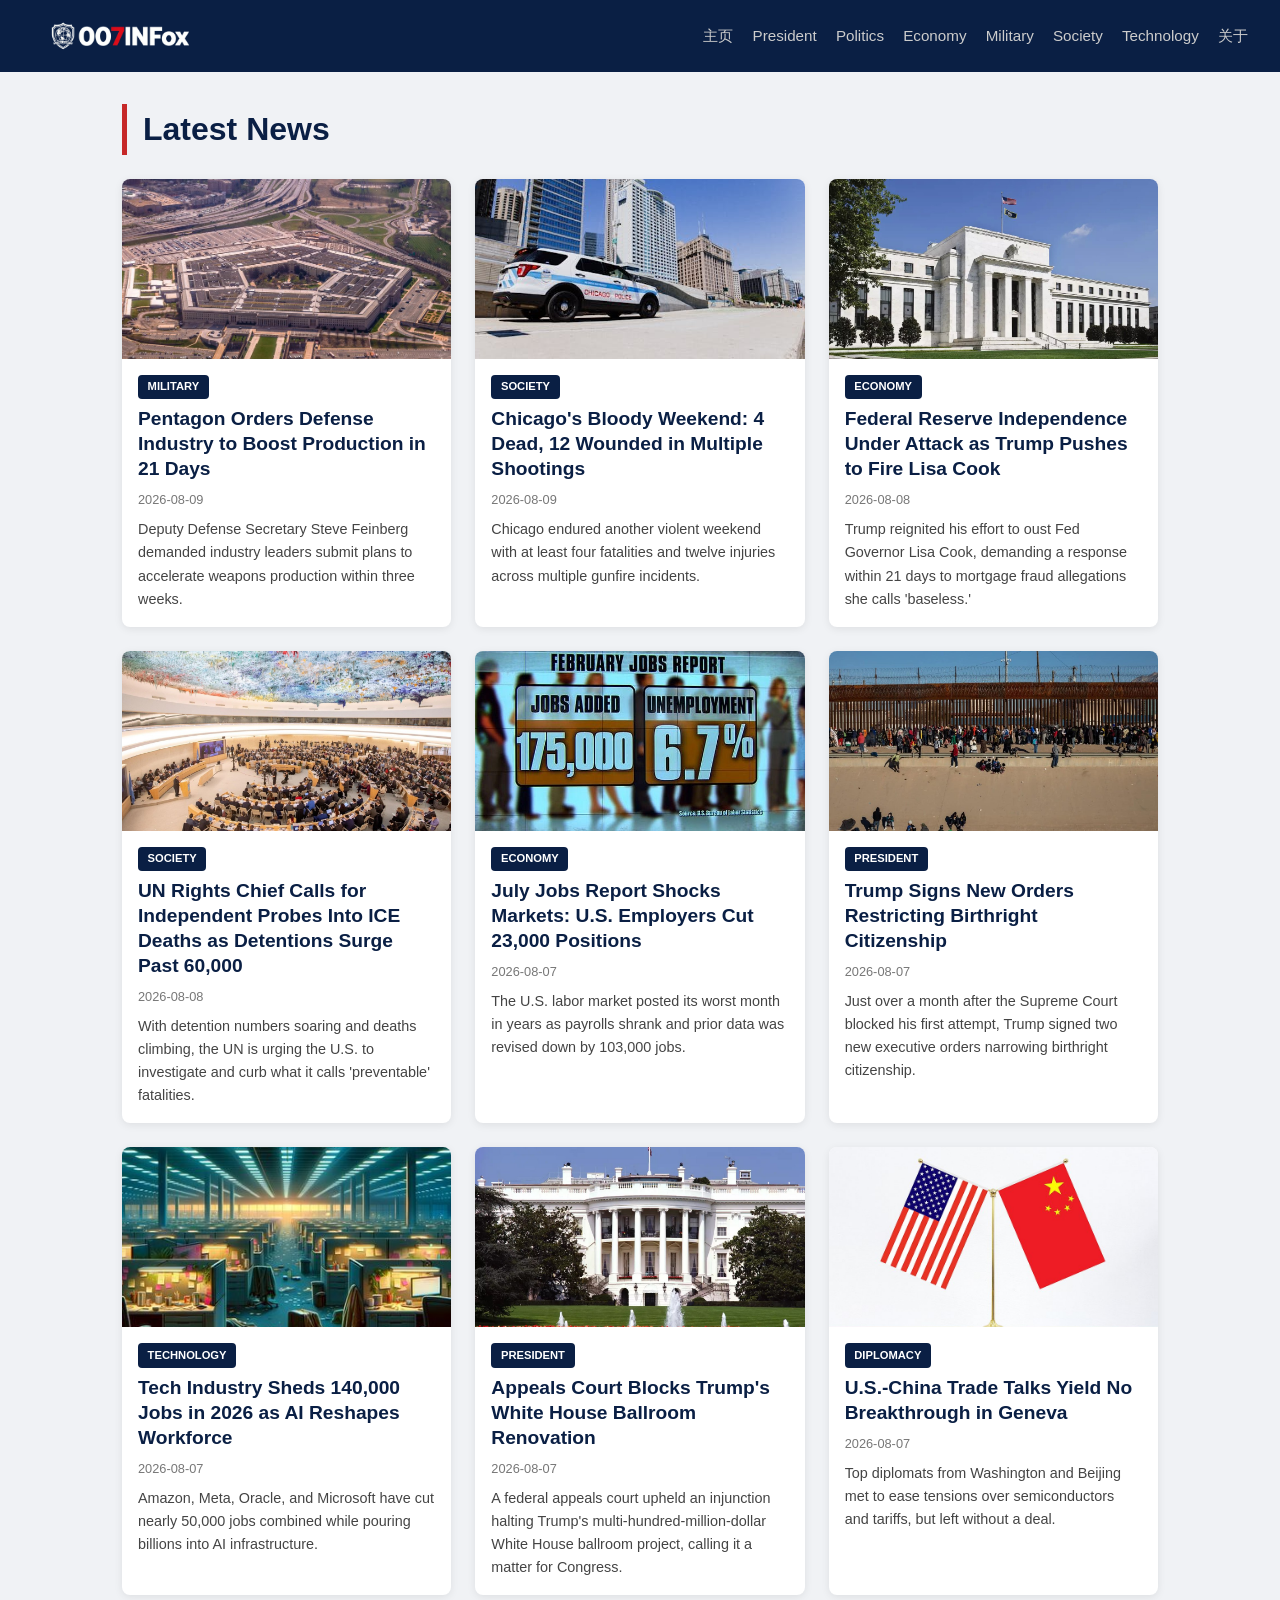
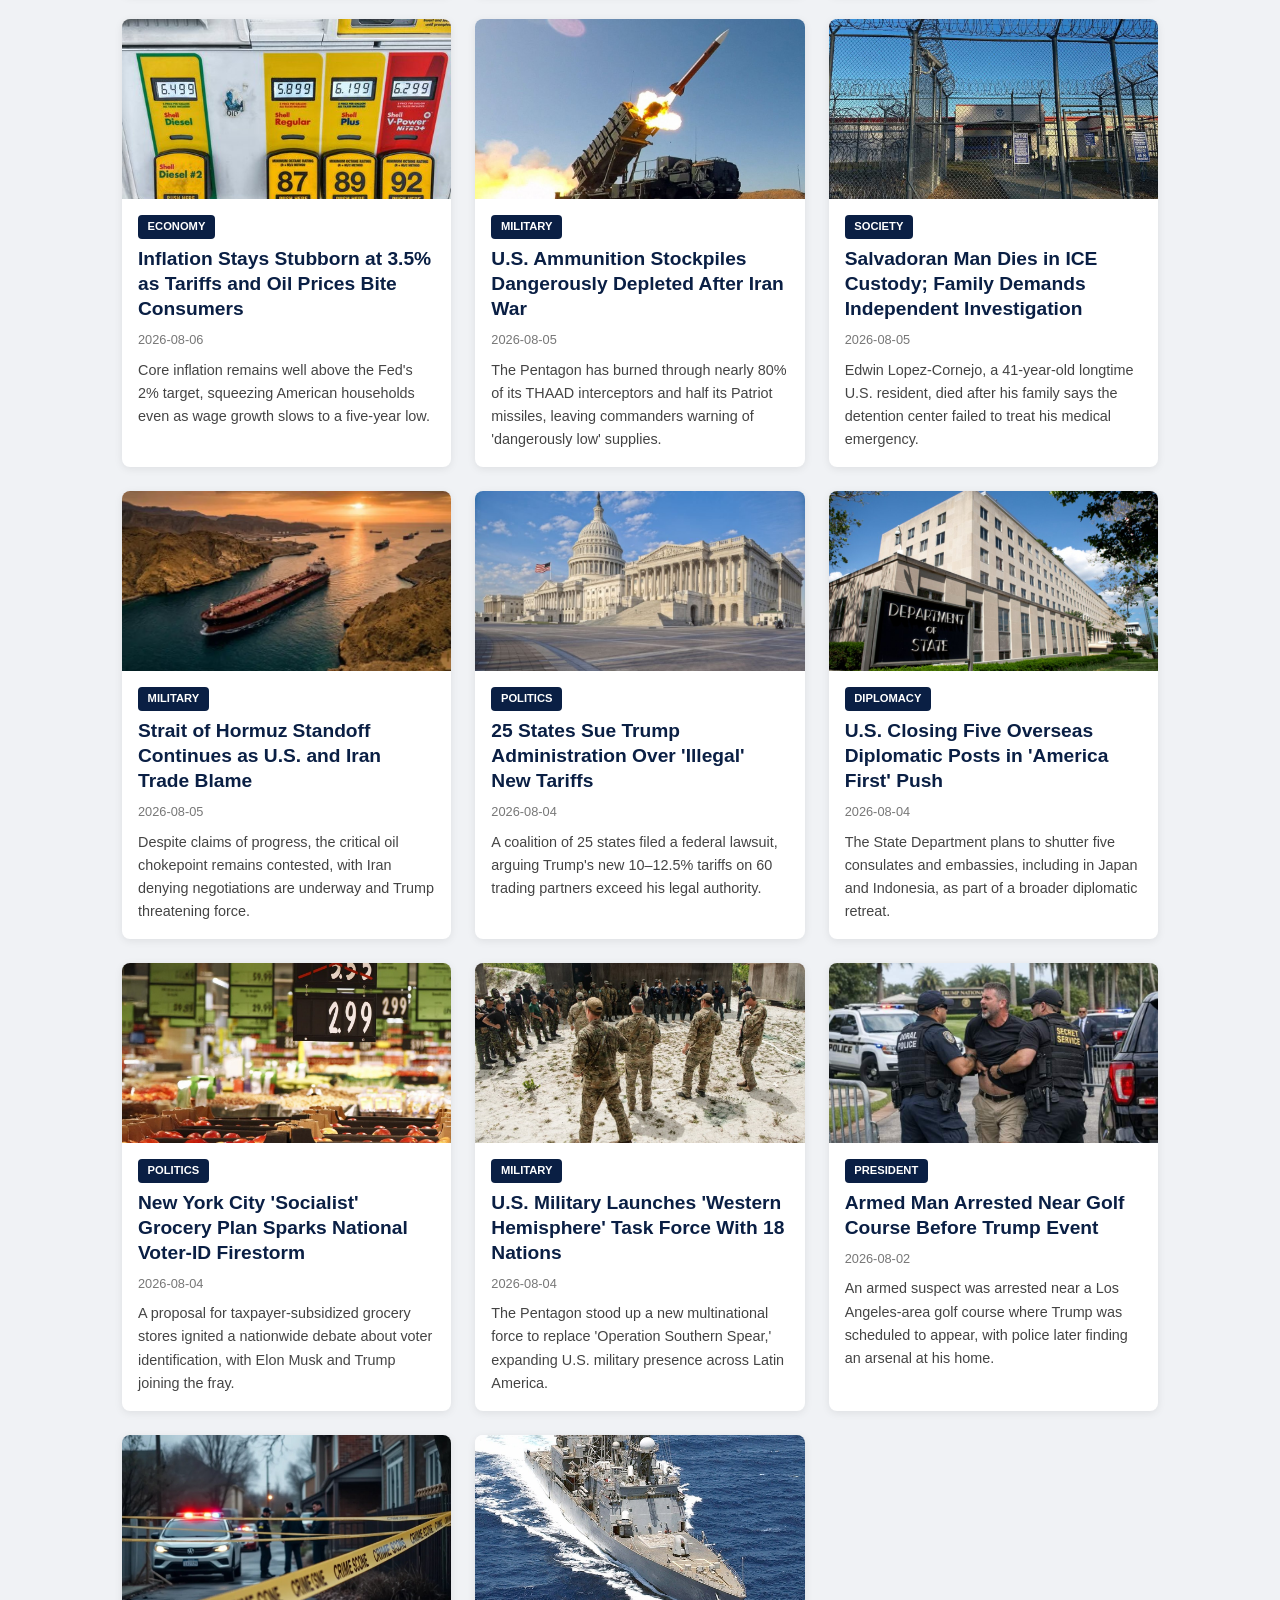
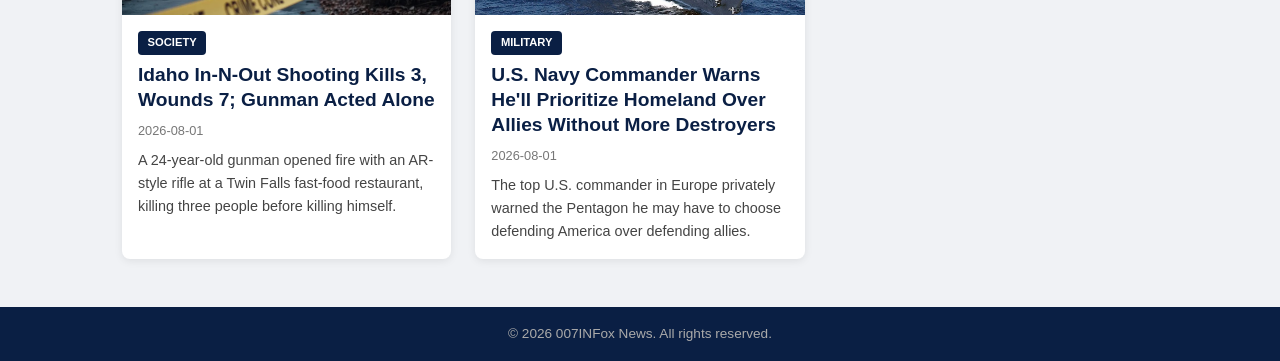
<file: index.html>
<!DOCTYPE html>
<html lang="en-US">
<head>
    <meta charset="UTF-8">
    <meta name="viewport" content="width=device-width, initial-scale=1.0">
    <title>007INFox - US & Global News</title>
    <link rel="icon" type="image/x-icon" href="./images/favicon.ico">
    <link rel="stylesheet" href="./style.css">
</head>
<body>
    <header>
        <a href="#home" class="logo">
            <img src="./images/logo.png" alt="007INFox Global‑Security News">
        </a>
        <button class="menu-toggle">☰</button>
        <nav id="main-nav">
            <ul>
                <li><a href="#home">主页</a></li>
                <li><a href="#category/president">President</a></li>
                <li><a href="#category/politics">Politics</a></li>
                <li><a href="#category/economy">Economy</a></li>
                <li><a href="#category/military">Military</a></li>
                <li><a href="#category/society">Society</a></li>
                <li><a href="#category/technology">Technology</a></li>
                <li><a href="#about">关于</a></li>
            </ul>
        </nav>
    </header>

    <main>
        <div id="app"></div>
    </main>

    <footer>
        <p>© 2026 007INFox News. All rights reserved.</p>
    </footer>

    <script src="./news.js"></script>
    <script src="./script.js"></script>
</body>
</html>
</file>
<file: style.css>
/* Global Reset & Basic Settings */
* {
    margin: 0;
    padding: 0;
    box-sizing: border-box;
}
body {
    font-family: 'Segoe UI', Roboto, Helvetica, Arial, sans-serif;
    background-color: #f0f2f5;
    color: #1a1a1a;
    line-height: 1.6;
    display: flex;
    flex-direction: column;
    min-height: 100vh;
}
a {
    text-decoration: none;
    color: inherit;
}
ul {
    list-style: none;
}

/* Top Header Navigation Bar */
header {
    background-color: #0a1f44;
    color: #ffffff;
    display: flex;
    align-items: center;
    justify-content: space-between;
    padding: 0.8rem 2rem;
    position: sticky;
    top: 0;
    z-index: 1000;
    flex-wrap: wrap;
}
.logo {
    display: flex;
    align-items: center;
    line-height: 0;
}
.logo img {
    height: 46px;
    width: auto;
    display: block;
}
#main-nav ul {
    display: flex;
    gap: 1.2rem;
}
#main-nav a {
    color: #cccccc;
    font-weight: 500;
    transition: color 0.2s;
    font-size: 0.95rem;
}
#main-nav a:hover,
#main-nav a.active {
    color: #ffffff;
    border-bottom: 2px solid #c62828;
}
.menu-toggle {
    display: none;
    background: none;
    border: none;
    color: #ffffff;
    font-size: 1.8rem;
    cursor: pointer;
}

/* Main Page Container */
main {
    flex: 1;
    padding: 2rem 2rem 1rem;
    max-width: 1100px;
    margin: 0 auto;
    width: 100%;
}

/* News Card Layout */
.news-list h2 {
    margin-bottom: 1.5rem;
    font-size: 2rem;
    color: #0a1f44;
    border-left: 5px solid #c62828;
    padding-left: 1rem;
}
.news-grid {
    display: grid;
    grid-template-columns: repeat(auto-fill, minmax(300px, 1fr));
    gap: 1.5rem;
}
.news-card {
    background-color: #ffffff;
    border-radius: 8px;
    overflow: hidden;
    box-shadow: 0 2px 8px rgba(0,0,0,0.08);
    transition: transform 0.2s, box‑shadow 0.2s;
    cursor: pointer;
    display: flex;
    flex-direction: column;
}
.news-card:hover {
    transform: translateY(-4px);
    box-shadow: 0 6px 16px rgba(0,0,0,0.12);
}
.card-img {
    width: 100%;
    height: 180px;
    object-fit: cover;
    background-color: #dcdcdc;
}
.card-body {
    padding: 1rem;
    flex: 1;
    display: flex;
    flex-direction: column;
}
.card-category {
    display: inline-block;
    background-color: #0a1f44;
    color: #ffffff;
    font-size: 0.7rem;
    font-weight: 600;
    text-transform: uppercase;
    padding: 0.2rem 0.6rem;
    border-radius: 4px;
    margin-bottom: 0.5rem;
    align-self: flex-start;
}
.card-title {
    font-size: 1.2rem;
    font-weight: 700;
    margin-bottom: 0.5rem;
    color: #0a1f44;
    line-height: 1.3;
}
.card-date {
    font-size: 0.8rem;
    color: #777777;
    margin-bottom: 0.5rem;
}
.card-summary {
    font-size: 0.9rem;
    color: #444444;
    flex: 1;
}

/* Single News Article Page */
.article-detail {
    background-color: #ffffff;
    padding: 2rem;
    border-radius: 8px;
    box-shadow: 0 2px 8px rgba(0,0,0,0.08);
    max-width: 800px;
    margin: 0 auto;
}
.back-btn {
    background: none;
    border: none;
    color: #c62828;
    font-weight: 600;
    cursor: pointer;
    margin-bottom: 1rem;
    font-size: 1rem;
    display: inline-block;
}
.back-btn:hover {
    text-decoration: underline;
}
.article-detail .category-badge {
    background-color: #c62828;
    color: #ffffff;
    padding: 0.2rem 0.8rem;
    border-radius: 4px;
    font-size: 0.8rem;
    text-transform: uppercase;
    margin-bottom: 0.8rem;
    display: inline-block;
}
.article-detail h1 {
    font-size: 2rem;
    color: #0a1f44;
    margin-bottom: 0.5rem;
    line-height: 1.3;
}
.article-detail .date {
    color: #888888;
    margin-bottom: 1.5rem;
    font-size: 0.9rem;
}
.article-content {
    font-size: 1rem;
    line-height: 1.8;
    color: #333333;
}
.article-content p {
    margin-bottom: 1.2rem;
}

/* Website Footer */
footer {
    background-color: #0a1f44;
    color: #aaaaaa;
    text-align: center;
    padding: 1rem;
    font-size: 0.85rem;
    margin-top: 2rem;
}

/* Mobile‑Friendly Layout */
@media (max-width: 768px) {
    header {
        padding: 0.8rem 1rem;
    }
    .menu-toggle {
        display: block;
    }
    #main-nav {
        width: 100%;
        display: none;
    }
    #main-nav.open {
        display: block;
    }
    #main-nav ul {
        flex-direction: column;
        gap: 0.5rem;
        margin-top: 1rem;
    }
    main {
        padding: 1rem;
    }
    .news-grid {
        grid-template-columns: 1fr;
    }
}
</file>
